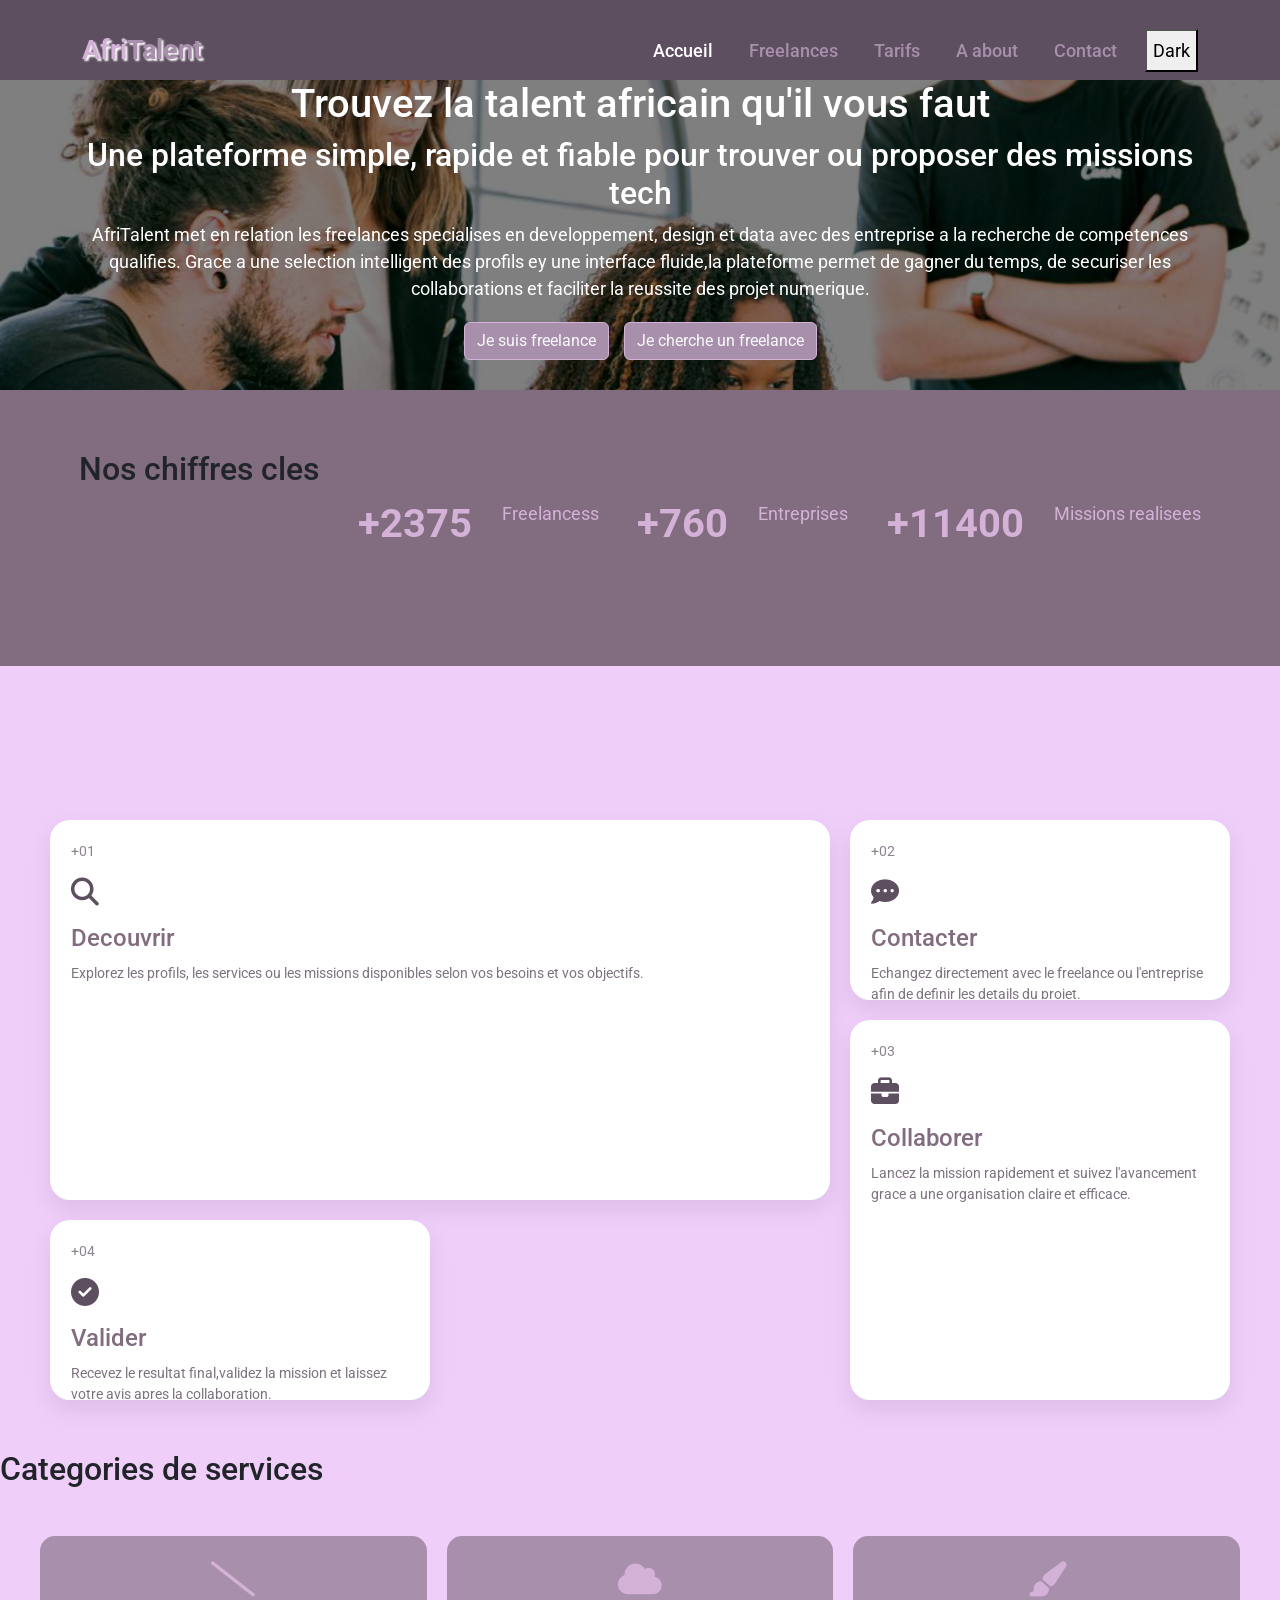
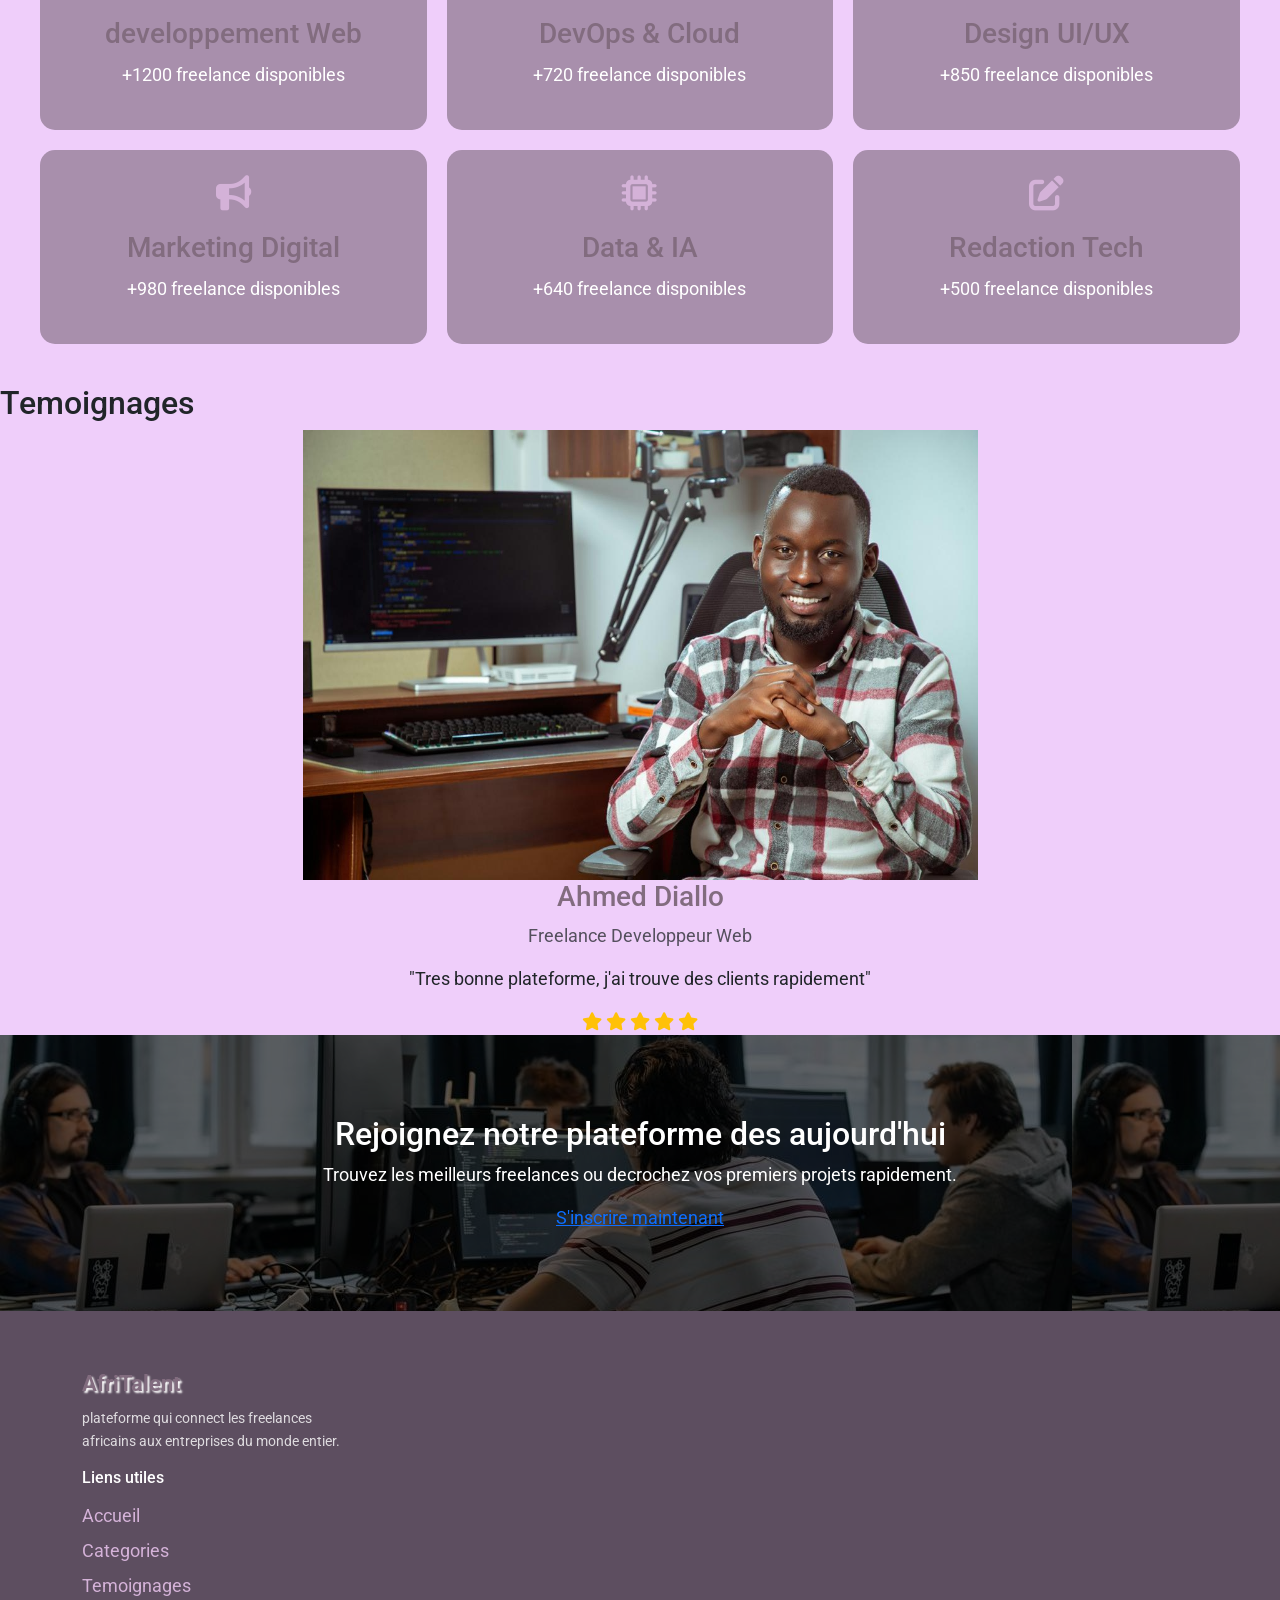
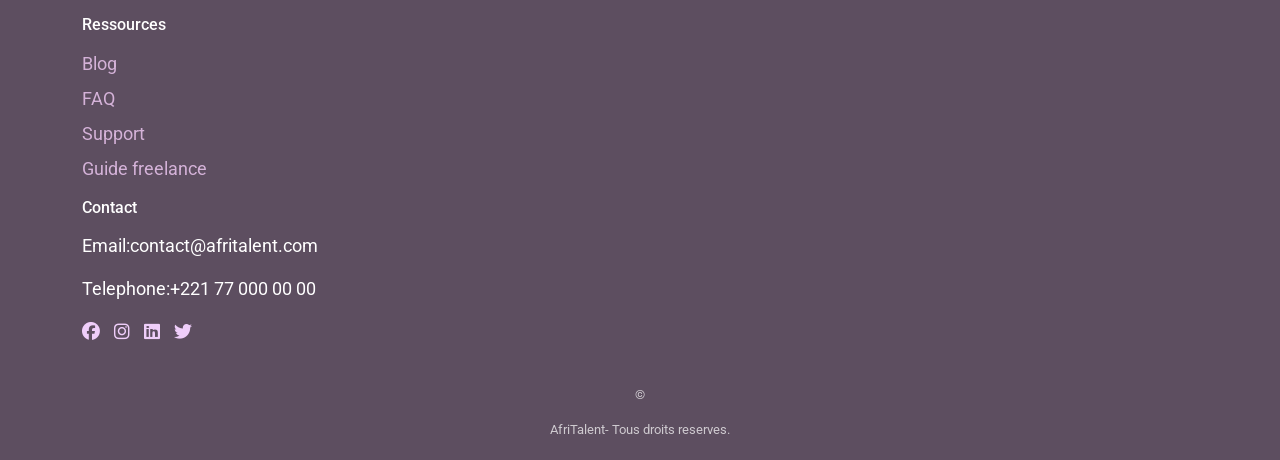
<file: index.html>
<!DOCTYPE html>
<html lang="fr">
<head>
    <meta charset="UTF-8">
    <meta name="viewport" content="width=device-width, initial-scale=1.0">
    <title>AfriTalent _ Accueil</title>

    <!-- Bootstrap5 via CDN : feuill de style-->
    <link href="https://fonts.googleapis.com/css2?family=Poppins:wght@600&family=Roboto&display=swap" rel="stylesheet">
    <link href="https://cdn.jsdelivr.net/npm/bootstrap@5.3.0/dist/css/bootstrap.min.css" rel="stylesheet">
    <link href="https://cdnjs.cloudflare.com/ajax/libs/font-awesome/6.5.0/css/all.min.css" rel="stylesheet">
    <!-- Votre feuille de style personnelle-->
    <link rel="stylesheet" href="css/style.css">
</head>
<body>

    <!-- Le contenue de la page sera ajoute ici-->
    <header>
     <nav class="navbar navbar-expand-lg ">
        <div class="container">
            <a class="navbar-brand logo" href="index.html"><span class="logo-afri">Afri</span><span class="logo-talent">Talent</span></a>
            <button class="navbar-toggler" type="button" 
            data-bs-toggle="collapse" 
            data-bs-target="#navbarNav" 
            aria-controls="navMenu"
            aria-expanded="false"
            aria-label="toggle navigation">
            <span class="navbar-toggler-icon"></span>
            </button>
            <div class="collapse navbar-collapse" id="navbarNav">
                <ul class="navbar-nav ms-auto">
                    <li class="nav-items">
                        <a class="nav-link active" href="index.html">Accueil</a>
                    </li>
                    <li class="nav-item">
                        <a class="nav-link" href="freelances.html">Freelances</a>
                    </li>
                    <li class="nav-item">
                        <a class="nav-link" href="tarifs.html">Tarifs</a>
                    </li>
                    <li class="nav-item">
                        <a class="nav-link" href="about.html">A about</a>
                    </li>
                    <li class="nav-item">
                        <a class="nav-link" href="contact.html">Contact</a>
                    </li>
                    <button id="theme-toggle">Dark</button>
                </ul>
            </div>
        </div>
     </nav>
    </header>
    <main>
     <!-- Section Hero-->
     <section id="hero" class="section">
        <div class="container">
            <h1 id="hh">Trouvez la talent africain qu'il vous faut</h1>
            <h2 id="hh"> Une plateforme simple, rapide et fiable pour trouver ou proposer des missions tech </h2>
            <p id="hh">
                AfriTalent met en relation les freelances specialises en developpement, design et data avec des entreprise a la recherche de competences qualifies. Grace a une selection intelligent des profils ey une interface fluide,la plateforme permet de gagner du temps, de securiser les collaborations et faciliter la reussite des projet numerique.
            </p>
            <div class="cta-b">
                <a class="btn btn-outline-light" href="freelances.html">Je suis freelance</a>
                <a  class="btn btn-outline-light" href="freelances.html">Je cherche un freelance</a>
            </div>
        </div>
        <div class="chif">
            <h2>Nos chiffres cles</h2>
            <div class="box">
                <h3 class="counter" data-target="2500">0</h3>
                <p>Freelancess</p>
            </div>
            <div class="box">
                <h3 class="counter" data-target="800">0</h3>
                <p>Entreprises</p>
            </div>
            <div class="box">
                <h3 class="counter" data-target="12000">0</h3>
                <p>Missions realisees</p>
            </div>
        </div>
     </section>
     <!--section comment marche-->
    <section class="ca" id="Accueil">
        <div class="container1 ">
            <div class="large">
                <div class="number">01</div>
                <div class="icon">
                    <i class="fa-solid fa-magnifying-glass"></i>
                </div>
                <h3>Decouvrir</h3>
                <p>
                    Explorez les profils, les services ou les missions disponibles
                    selon vos besoins et vos objectifs.
                </p>
            </div>
       
           <div class="card">
                <div class="number">02</div>
                <div class="icon">
                    <i class="fa -solid fa-comment-dots"></i>
                    
                </div>
                <h3>Contacter</h3>
                <p>
                    Echangez directement avec le freelance ou l'entreprise afin 
                    de definir les details du projet.
                </p>
            </div>
            <div class="tall">
                <div class="number">03</div>
                <div class="icon">
                    <i class="fa-solid fa-briefcase"></i>
                </div>
                <h3>Collaborer</h3>
                <p>
                    Lancez la mission rapidement et suivez l'avancement grace 
                    a une organisation claire et efficace.
                </p>
            </div>
            <div class="card">
                <div class="number">04</div>
                <div class="icon">
                    <i class="fa-solid fa-circle-check"></i>
                </div>
                <h3>Valider</h3>
                <p>
                    Recevez le resultat final,validez la mission et laissez 
                    votre avis apres la collaboration.
                </p>
            </div>
        </div>
    </section>
     <section class="cat" id="Categories">
        <h2>Categories de services</h2>
        <div class="container2">

            <div class="card2">
                <i class="fa-solid fa-slash"></i>
                <h3>developpement Web</h3>
                <P>+1200 freelance disponibles</P>
            </div>
            <div class="card2">
                <i class="fa-solid fa-cloud"></i>
                <h3>DevOps & Cloud</h3>
                <P>+720 freelance disponibles</P>
            </div>
            <div class="card2">
                <i class="fa-solid fa-paintbrush"></i>
                <h3>Design UI/UX</h3>
                <P>+850 freelance disponibles</P>
            </div>
            <div class="card2">
                <i class="fa-solid fa-bullhorn"></i>
                <h3>Marketing Digital</h3>
                <P>+980 freelance disponibles</P>
            </div>
            <div class="card2">
                <i class="fa-solid fa-microchip"></i>
                <h3>Data & IA</h3>
                <P>+640 freelance disponibles</P>
            </div>
            <div class="card2">
                <i class="fa-solid fa-pen-to-square"></i>
                <h3>Redaction Tech</h3>
                <P>+500 freelance disponibles</P>
            </div>
        </div>
    </section>
    <section id="Temoignages">
       <div id="testimonialCarousel" class="carousel slide" data-bs-ride="carousel">
         <h2>Temoignages</h2>
            <div class="carousel-inner text-center">
             <div class="carousel-item active">
                <img src="images/developer.jpeg" alt="developer">
                <h3>Ahmed Diallo</h3>
                <p class="text-muted">Freelance Developpeur Web</p>
                <p>
                    "Tres bonne plateforme, j'ai trouve des clients rapidement"
                </p>
                <div class="text-warning">
                    <i class="fa-solid fa-star"></i>
                    <i class="fa-solid fa-star"></i>
                    <i class="fa-solid fa-star"></i>
                    <i class="fa-solid fa-star"></i>
                    <i class="fa-solid fa-star"></i>

                </div>
              </div>
             <div class="carousel-item">
                <img src="images/marketer1.jpeg" alt="marketer">
                <h3>Sofia Benali</h3>
                <p class="text-muted">Entreprise - Marketing Digital</p>
                <p>
                    "Service efficace et freelances tres professionnels."
                </p>
                <div class="text-warning">
                    <i class="fa-solid fa-star"></i>
                    <i class="fa-solid fa-star"></i>
                    <i class="fa-solid fa-star"></i>
                    <i class="fa-solid fa-star"></i>
                    <i class="fa-solid fa-star"></i>

                </div>
             </div>
             <div  class="carousel-item">
                <img src="images/design.jpeg" alt="UI/UX">
                <h3>Sara Med</h3>
                <p  class="text-muted">Freelance UI/UX Designer</p>
                <p>
                    "Interface simple et intuitive pour trouver des projets."
                </p>
                <div class="text-warning">
                    <i class="fa-solid fa-star"></i>
                    <i class="fa-solid fa-star"></i>
                    <i class="fa-solid fa-star"></i>
                    <i class="fa-solid fa-star"></i>
                    <i class="fa-solid fa-star"></i>

                </div>
            </div>
        </div>
         <button class="carousel-control-prev" type="button" data-bs-target="#testimonialCarousel" dta-bs-slid="prev">
            <span class="caousel-control-prev-icon"></span>
         </button>
         <button class="carousel-control-next" type="button" data-bs-target="#testimonialCarousel" dta-bs-slid="next">
            <span class="caousel-control-next-icon"></span>
         </button>
       </div>
    </section>
     <section class="cta text-center text-white">
        <div class="container">
            <h2>Rejoignez notre plateforme des aujourd'hui</h2>
            <p>
                Trouvez les meilleurs freelances ou decrochez vos premiers projets rapidement.
            </p>
            <a href="contact.html" class="btn-ins">S'inscrire maintenant</a>
        </div>
     </section>
    </main>
    <footer class="footer">
        <div class="container">
            <div class="row"></div>
             <div class="col-md-3">
                <h3 class="logo">AfriTalent</h3>
                <p class="des">
                    plateforme qui connect les freelances africains aux entreprises du monde entier.
                </p>
             </div>
             <div class="col-md-3">
                <h4>Liens utiles</h4>
                <ul>
                    <li><a href="#Accueil">Accueil</a></li>
                    <li><a href="#Categories">Categories</a></li>
                    <li><a href="#Temoignages">Temoignages</a></li>
                </ul>
             </div>
             <div class="col-md-3">
                <h4>Ressources</h4>
                <ul>
                    <li><a href="Blog"> Blog</a></li>
                    <li><a href="FAQ">FAQ</a></li>
                    <li><a href="Support">Support</a></li>
                    <li><a href="Guide freelance">Guide freelance</a></li>
                </ul>
             </div>
             <div class="col-md-3">
                <h4><a href="contact.html" id="c">Contact</a></h4>
                <p>Email:contact@afritalent.com</p>
                <p>Telephone:+221 77 000 00 00</p>
                <div class="social">
                    <a href="facebook"><i class="fa-brands fa-facebook"></i></a>
                    <a href="instagram"><i class="fa-brands fa-instagram"></i></a>
                    <a href="linkedin"><i class="fa-brands fa-linkedin"></i></a>
                    <a href="twitter"><i class="fa-brands fa-twitter"></i></a>
                </div>
              </div>
            </div>
        
         <div class="copyright">
            <p> &copy;</p> <span id="year"></span> AfriTalent- Tous droits reserves.
         </div>
    
        </div>
    </footer>
    <button id="backToTop">Top</button>

     


    <!-- Bootstrap 5 via CDN : script JavaScript-->
    <script src="https://cdn.jsdelivr.net/npm/bootstrap@5.3.0/dist/js/bootstrap.bundle.min.js"></script>

    <!--Votre script JavaScript-->
    <script src="js/main.js"></script>

</body>
</html>
</file>
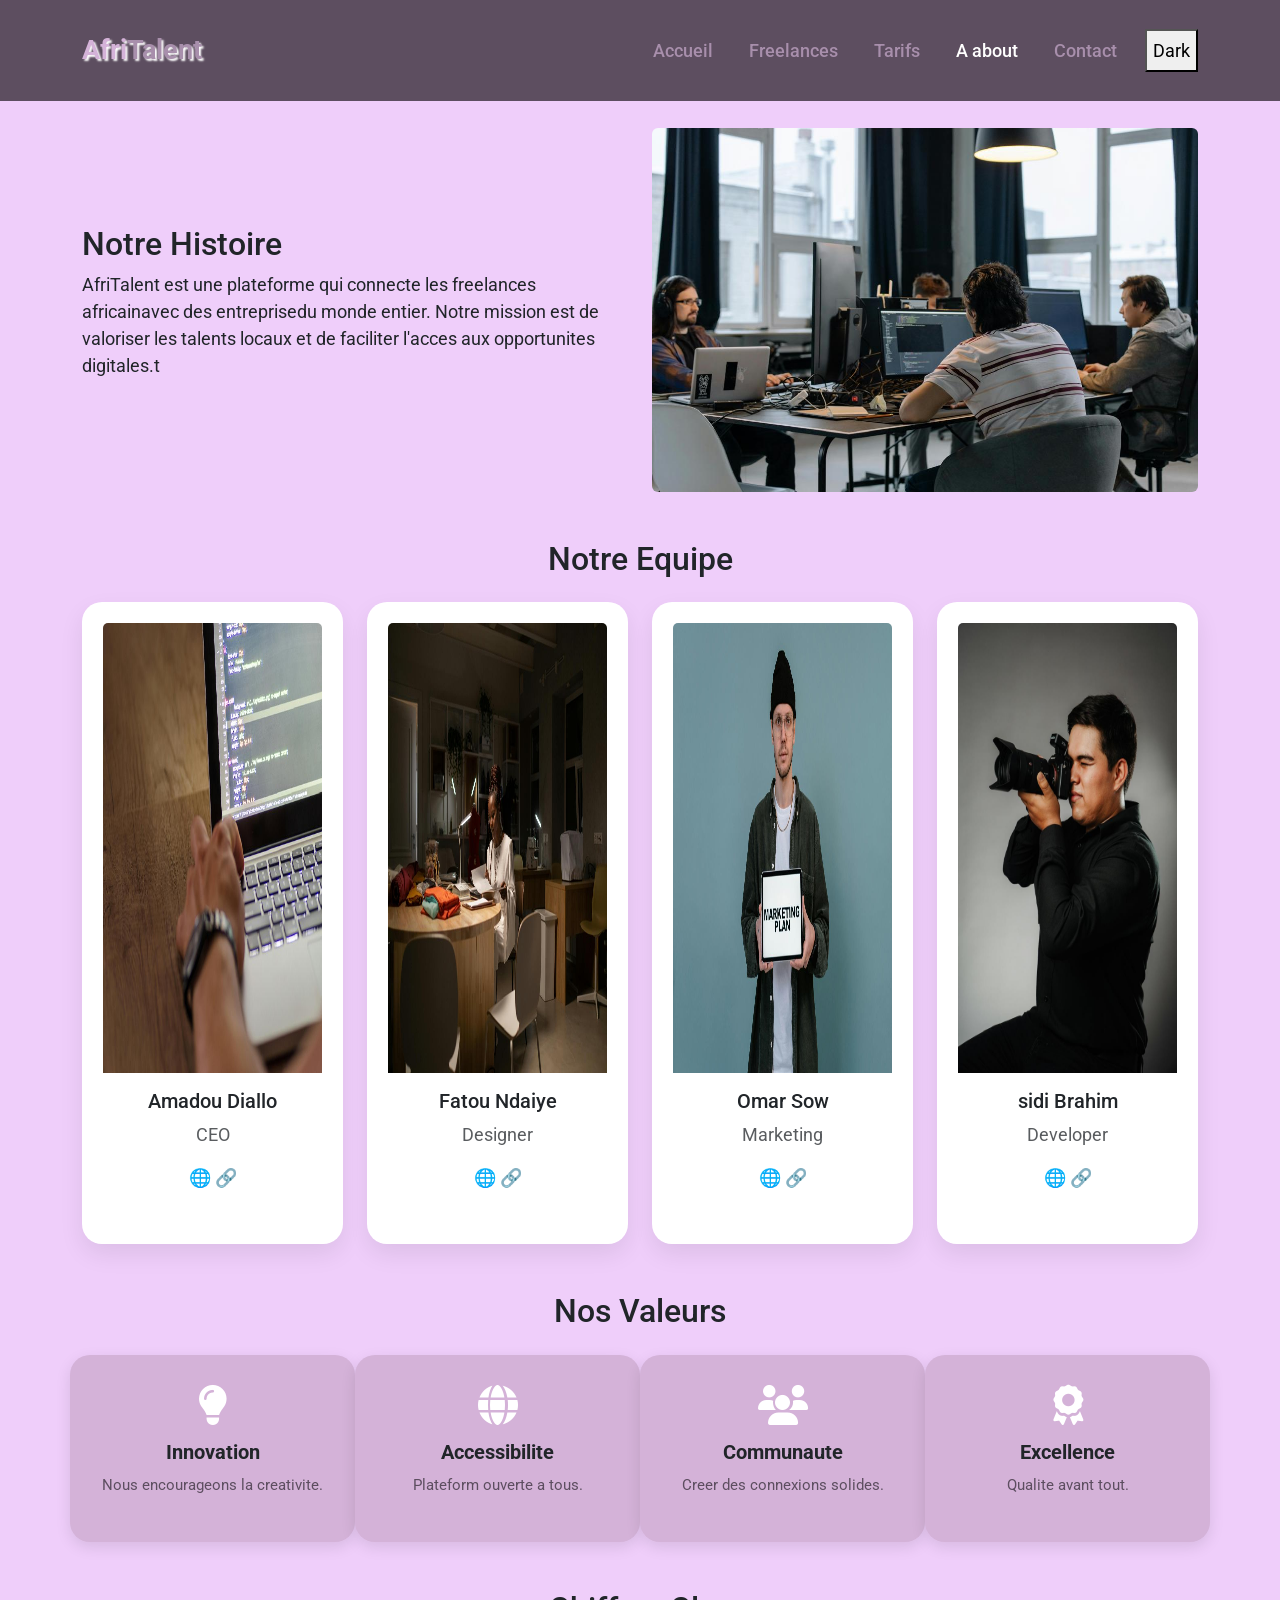
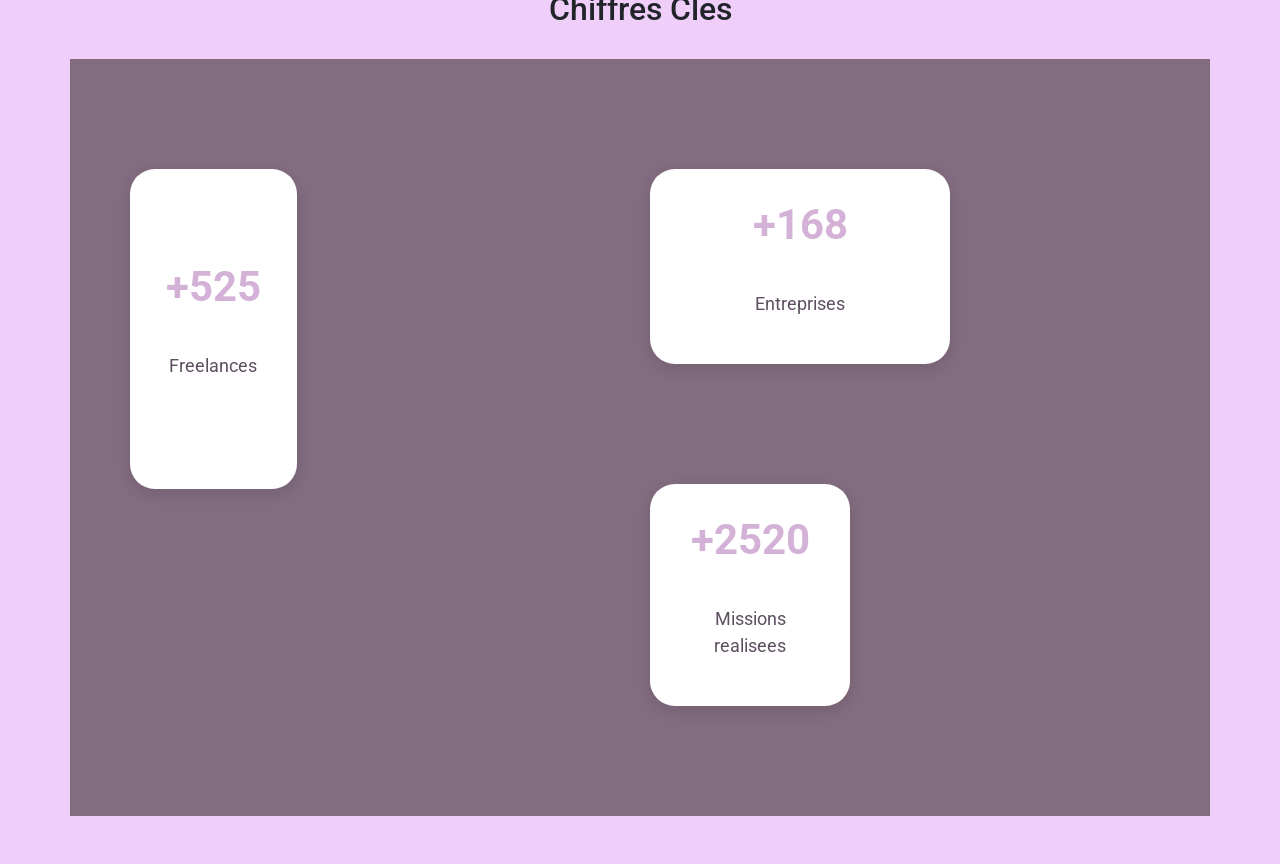
<file: about.html>
<!DOCTYPE html>
<html lang="fr">
<head>
    <meta charset="UTF-8">
    <meta name="viewport" content="width=device-width, initial-scale=1.0">
    <title>AfriTalent _ About</title>

    <!-- Bootstrap5 via CDN : feuill de style-->
    <link href="https://fonts.googleapis.com/css2?family=Poppins:wght@600&family=Roboto&display=swap" rel="stylesheet">
    <link href="https://cdn.jsdelivr.net/npm/bootstrap@5.3.0/dist/css/bootstrap.min.css" rel="stylesheet">
    
    <link href="https://cdnjs.cloudflare.com/ajax/libs/font-awesome/6.5.0/css/all.min.css" rel="stylesheet">

    <!-- Votre feuille de style personnelle-->
    <link rel="stylesheet" href="css/style.css">
</head>
<body>

    <!-- Le contenue de la page sera ajoute ici-->
    <header>
     <nav class="navbar navbar-expand-lg">
        <div class="container">
            <a class="navbar-brand logo" href="index.html"><span class="logo-afri">Afri</span><span class="logo-talent">Talent</span></a>
            <button class="navbar-toggler" type="button" data-bs-toggle="collapse" data-bs-target="#navbarNav">
                <span class="navbar-toggler-icon"></span>
            </button>
            <div class="collapse navbar-collapse" id="navbarNav">
                <ul class="navbar-nav ms-auto">
                    <li class="nav-items">
                        <a class="nav-link" href="index.html">Accueil</a>
                    </li>
                    <li class="nav-item">
                        <a class="nav-link" href="freelances.html">Freelances</a>
                    </li>
                    <li class="nav-item">
                        <a class="nav-link" href="tarifs.html">Tarifs</a>
                    </li>
                    <li class="nav-item">
                        <a class="nav-link active" href="about.html">A about</a>
                    </li>
                    <li class="nav-item">
                        <a class="nav-link" href="contact.html">Contact</a>
                    </li>
                    <button id="theme-toggle">Dark</button>
                </ul>
            </div>
        </div>
     </nav>
    </header>
    <section class="section">
     <div class="container my-5">
        <div class="row align-items-center">
            <div class="col-md-6">
                <h2>Notre Histoire</h2>
                <p>
                    AfriTalent est une plateforme qui connecte les freelances africainavec des entreprisedu monde entier.
                    Notre mission est de valoriser les talents locaux et de faciliter l'acces aux opportunites digitales.t
                </p>
            </div>
            <div class="col-md-6">
                <img src="images/team2.jpeg" alt="team" class="img-fluid rounded">
            </div>
        </div>
     </div>
    </section>
    <section>
     <div class="container my-5">
        <h2 class="text-center mb-4">Notre Equipe</h2>

        <div class="row g-4">
            <div class="col-lg-3 col-md-6">
                <div class="card text-center">
                    <img src="images/developer2.jpeg" alt="developer" class="card-img-top">
                    <div class="card-body">
                        <h5>Amadou Diallo</h5>
                        <p class="text-muted">CEO</p>
                        <P>&#127760; &#128279;</p>
                    </div>
                </div>
            </div>
            <div class="col-lg-3 col-md-6">
                <div class="card text-center">
                    <img src="images/designer.jpeg" alt="designer" class="card-img-top">
                    <div class="card-body">
                        <h5>Fatou Ndaiye</h5>
                        <p class="text-muted">Designer</p>
                        <P>&#127760; &#128279;</p>
                    </div>
                </div>
            </div>
            <div class="col-lg-3 col-md-6">
                <div class="card text-center">
                    <img src="images/digitalmarketer2.jpeg" alt="designer" class="card-img-top">
                    <div class="card-body">
                        <h5>Omar Sow</h5>
                        <p class="text-muted">Marketing</p>
                        <P>&#127760; &#128279;</p>
                    </div>
                </div>
            </div>
            <div class="col-lg-3 col-md-6">
                <div class="card text-center">
                    <img src="images/photograph.jpeg" alt="photograph" class="card-img-top">
                    <div class="card-body">
                        <h5>sidi Brahim</h5>
                        <p class="text-muted">Developer</p>
                        <P>&#127760; &#128279;</p>
                    </div>
                </div>
            </div>

        </div>
     </div>
   </section>
    <div class="container my-5">
        <h2 class="text-center mb-4">Nos Valeurs</h2>
        <div class="row text-center g-4">
            <div class="col-md-3 hh">
                <i class="fa-solid fa-lightbulb"></i>
                <h5>Innovation</h5>
                <p>Nous encourageons la creativite.</p>
            </div>
            <div class="col-md-3 hh">
                <i class="fa-solid fa-globe"></i>
                <h5>Accessibilite</h5>
                <p>Plateform ouverte a tous.</p>
            </div>
            <div class="col-md-3 hh">
                <i class="fa-solid fa-users"></i>
                <h5>Communaute</h5>
                <p>Creer des connexions solides.</p>
            </div>
            <div class="col-md-3 hh">
                <i class="fa-solid fa-award"></i>
                <h5>Excellence</h5>
                <p>Qualite avant tout.</p>
            </div>
            
        </div>
     </div>
     <div class="container my-5">
        <h2 class="text-center">Chiffres Cles</h2>
        <div class="chif  row text-center stats-grid ">
            <div class="box card col-md-4 big-card">
                <h3 class="counter" data-target="2500">0</h3>
                <p>Freelances</p>
            </div>
            <div class="box card col-md-3 medium-card">
                <h3 class="counter" data-target="800">0</h3>
                <p>Entreprises</p>
            </div>
            <div class="box card col-md-3 small-card">
                <h3 class="counter" data-target="12000">0</h3>
                <p>Missions realisees</p>
            </div>
            
        </div>
    </div>
    <button id="backToTop">Top</button>



    <!-- Bootstrap 5 via CDN : script JavaScript-->
    <script src="https://cdn.jsdelivr.net/npm/bootstrap@5.3.0/dist/js/bootstrap.bundle.min.js"></script>
    
    <!--Votre script JavaScript-->
    <script src="js/main.js"></script>
</body>
</html>
</file>
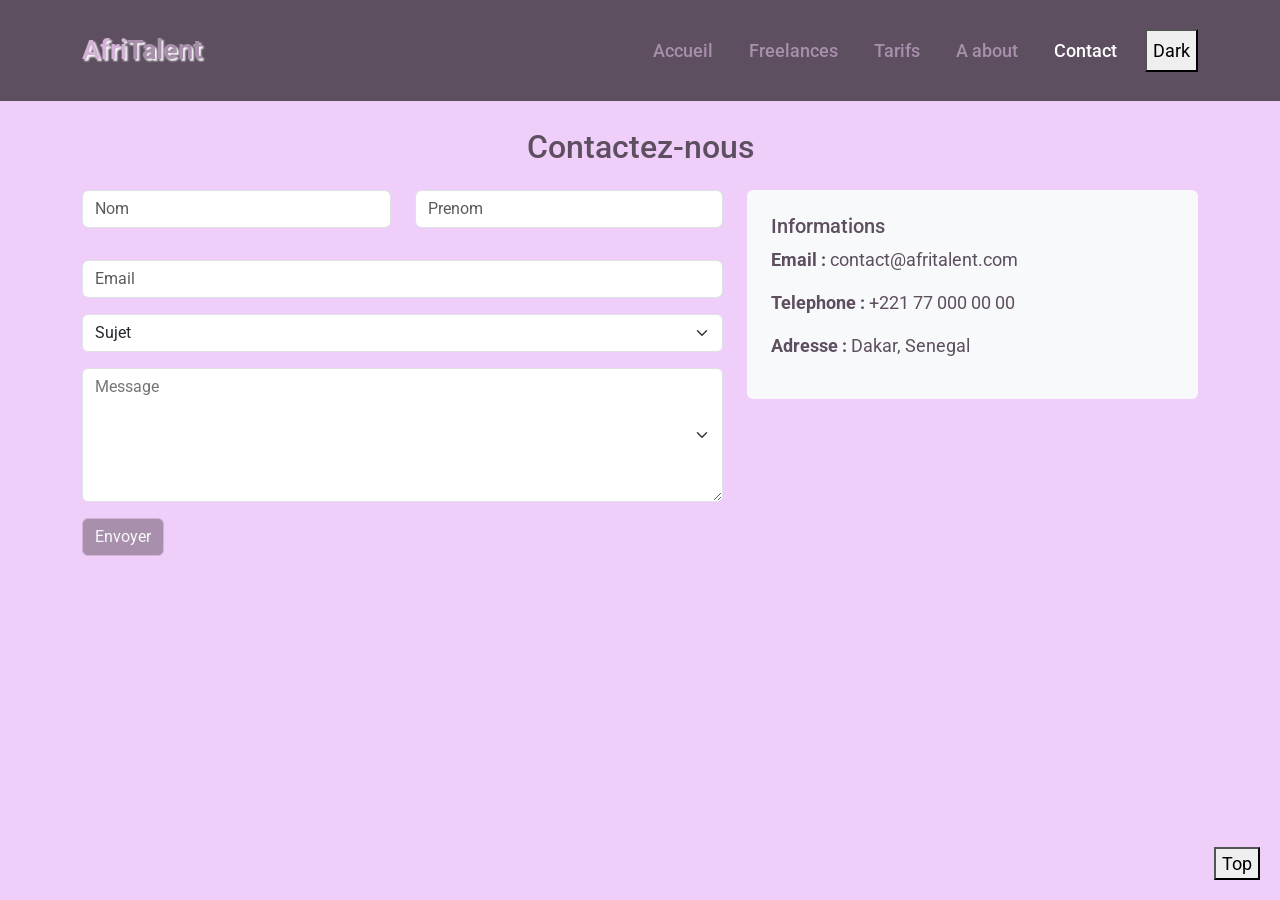
<file: contact.html>
<!DOCTYPE html>
<html lang="fr">
<head>
    <meta charset="UTF-8">
    <meta name="viewport" content="width=device-width, initial-scale=1.0">
    <title>AfriTalent _ Contact</title>

    <!-- Bootstrap5 via CDN : feuill de style-->
    <link href="https://fonts.googleapis.com/css2?family=Poppins:wght@600&family=Roboto&display=swap" rel="stylesheet">
    <link href="https://cdn.jsdelivr.net/npm/bootstrap@5.3.0/dist/css/bootstrap.min.css" rel="stylesheet">
    
    <link href="https://cdnjs.cloudflare.com/ajax/libs/font-awesome/6.5.0/css/all.min.css" rel="stylesheet">

    <!-- Votre feuille de style personnelle-->
    <link rel="stylesheet" href="css/style.css">
</head>
<body>

    <!-- Le contenue de la page sera ajoute ici-->
    <header>
     <nav class="navbar navbar-expand-lg">
        <div class="container">
            <a class="navbar-brand logo" href="index.html"><span class="logo-afri">Afri</span><span class="logo-talent">Talent</span></a>
            <button class="navbar-toggler" type="button" data-bs-toggle="collapse" data-bs-target="#navbarNav">
                <span class="navbar-toggler-icon"></span>
            </button>
            <div class="collapse navbar-collapse" id="navbarNav">
                <ul class="navbar-nav ms-auto">
                    <li class="nav-items">
                        <a class="nav-link " href="index.html">Accueil</a>
                    </li>
                    <li class="nav-item">
                        <a class="nav-link" href="freelances.html">Freelances</a>
                    </li>
                    <li class="nav-item">
                        <a class="nav-link" href="tarifs.html">Tarifs</a>
                    </li>
                    <li class="nav-item">
                        <a class="nav-link" href="about.html">A about</a>
                    </li>
                    <li class="nav-item">
                        <a class="nav-link active" href="contact.html">Contact</a>
                    </li>
                    <button id="theme-toggle">Dark</button>
                </ul>
            </div>
        </div>
     </nav>
    </header>
    <div class="container my-5">
        <h2 class="text-center mb-4 tt">Contactez-nous</h2>
        <div class="row g-4">
            <div class="col-md-7">
                <form id="contactForm">
                    
                    <div class="row mb-3 tt">
                        <div class="col">
                            <input type="text"  class="form-control" id="name" placeholder="Nom" required>
                            <p class="error text-danger"></p>
                        </div>
                        <div class="col">
                            <input type="text" id="Prenom" class="form-control" placeholder="Prenom" required>
                            <p class="error text-danger"></p>
                        </div>
                    </div>
                    <div class="mb-3">
                        <input  type="email" id="email" class="form-control" placeholder="Email" required>
                        <p class="error text-danger"></p>
                    </div>
                    <div class="mb-3 tt">
                        <select class="form-select"  required>
                            <option>Sujet</option>
                            <option>Demand d'information</option>
                            <option>Support</option>
                            <option>Partenariat</option>
                        </select>
                    </div>
                    <div class="mb-3 tt">
                        <textarea id="message" class="form-select" rows="5" placeholder="Message" required></textarea>
                        <small class="error text-danger"></small>
                    </div>
                    <button type="submit" class="btn btn-outline-light">Envoyer</button>
                    <p id="success" class="mt-3"></p>
                </form>
            </div>
            <div class="col-md-5 tt">
                <div class="p-4 bg-light rounded">

                    <h5>Informations</h5>
                    <p><strong>Email :</strong> contact@afritalent.com</p>
                    <p><strong>Telephone :</strong> +221 77 000 00 00</p>
                    <p><strong>Adresse :</strong> Dakar, Senegal</p>
                </div>
                <div class="mt-4">
                    <iframe
                    src="https://maps.google.com/maps?q=Dakar&t=&z+13&ie=UTF8&iwloc=&output=embed">
                    </iframe>
                </div>
            </div>

        </div>
    </div>
    <button id="backToTop">Top</button>


    <!-- Bootstrap 5 via CDN : script JavaScript-->
    <script src="https://cdn.jsdelivr.net/npm/bootstrap@5.3.0/dist/js/bootstrap.bundle.min.js"></script>
    
    <!--Votre script JavaScript-->
    <script src="js/main.js"></script>
</body>
</html>
</file>
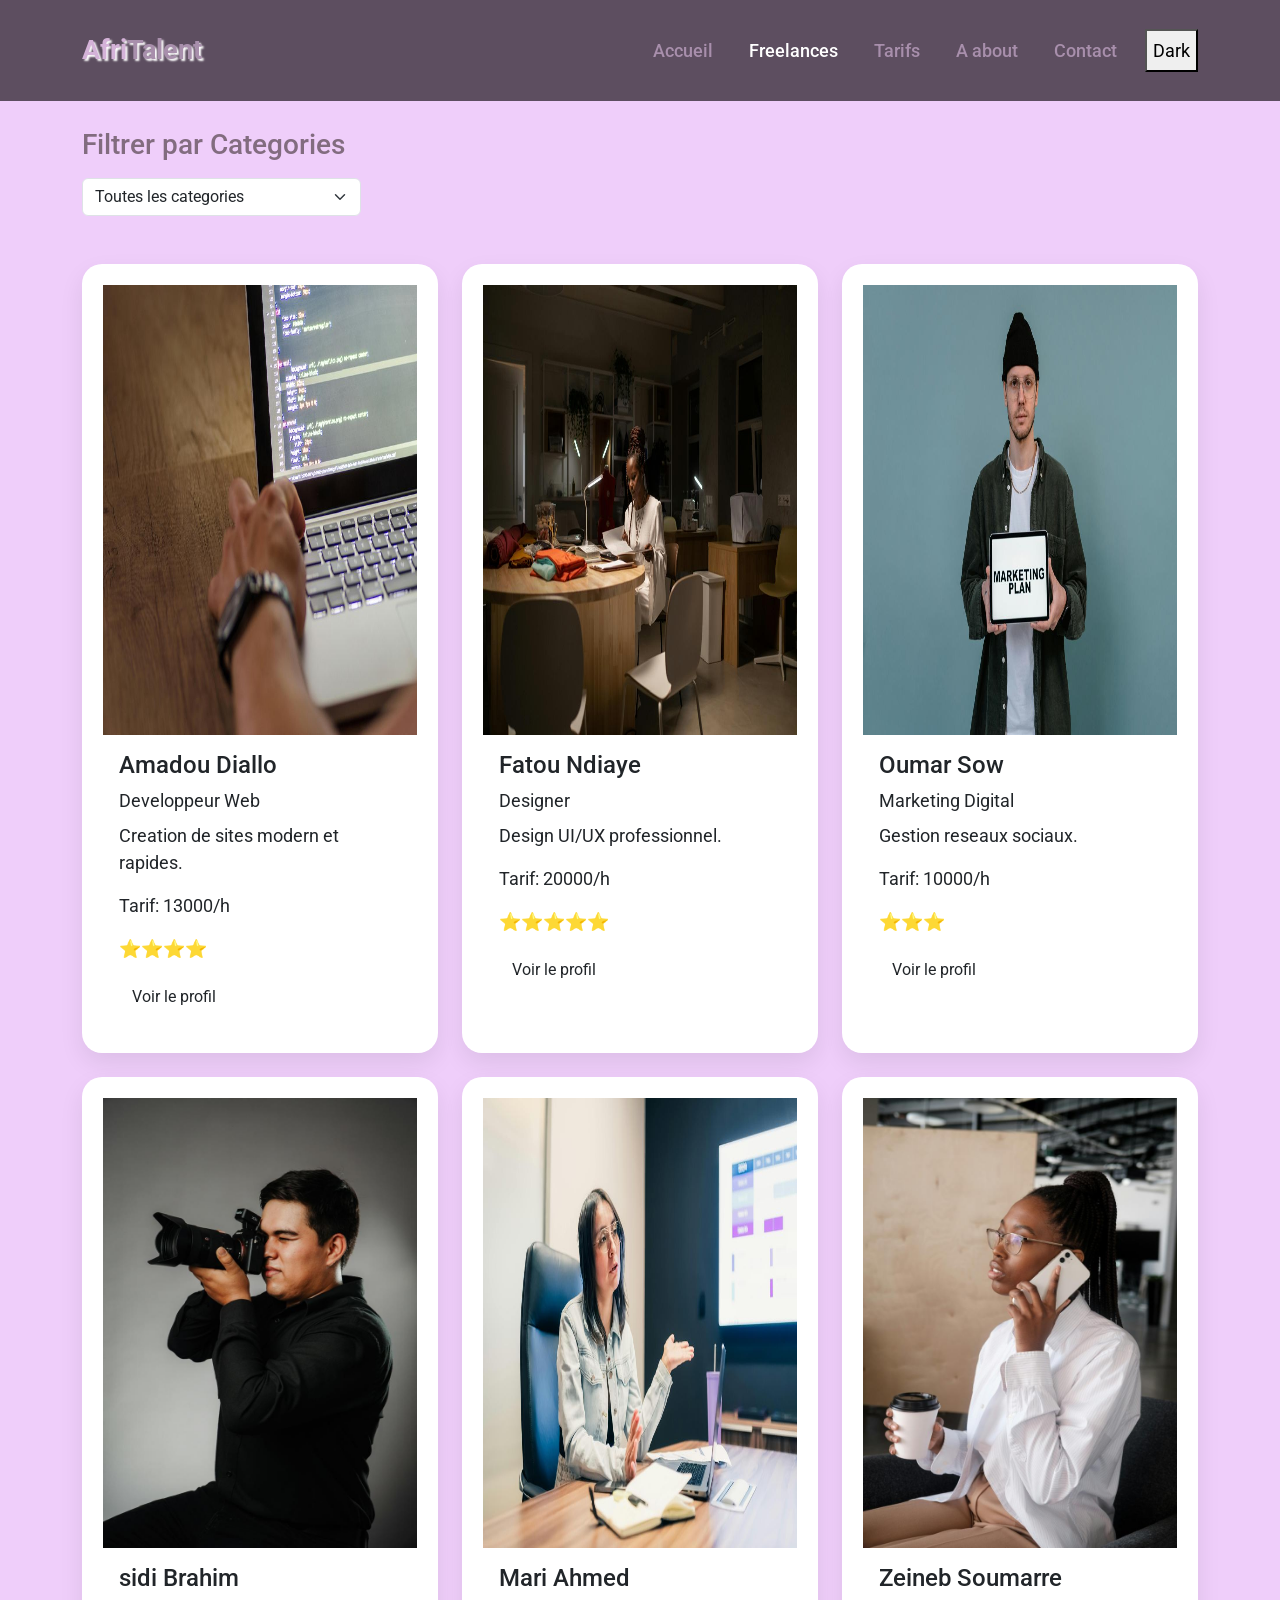
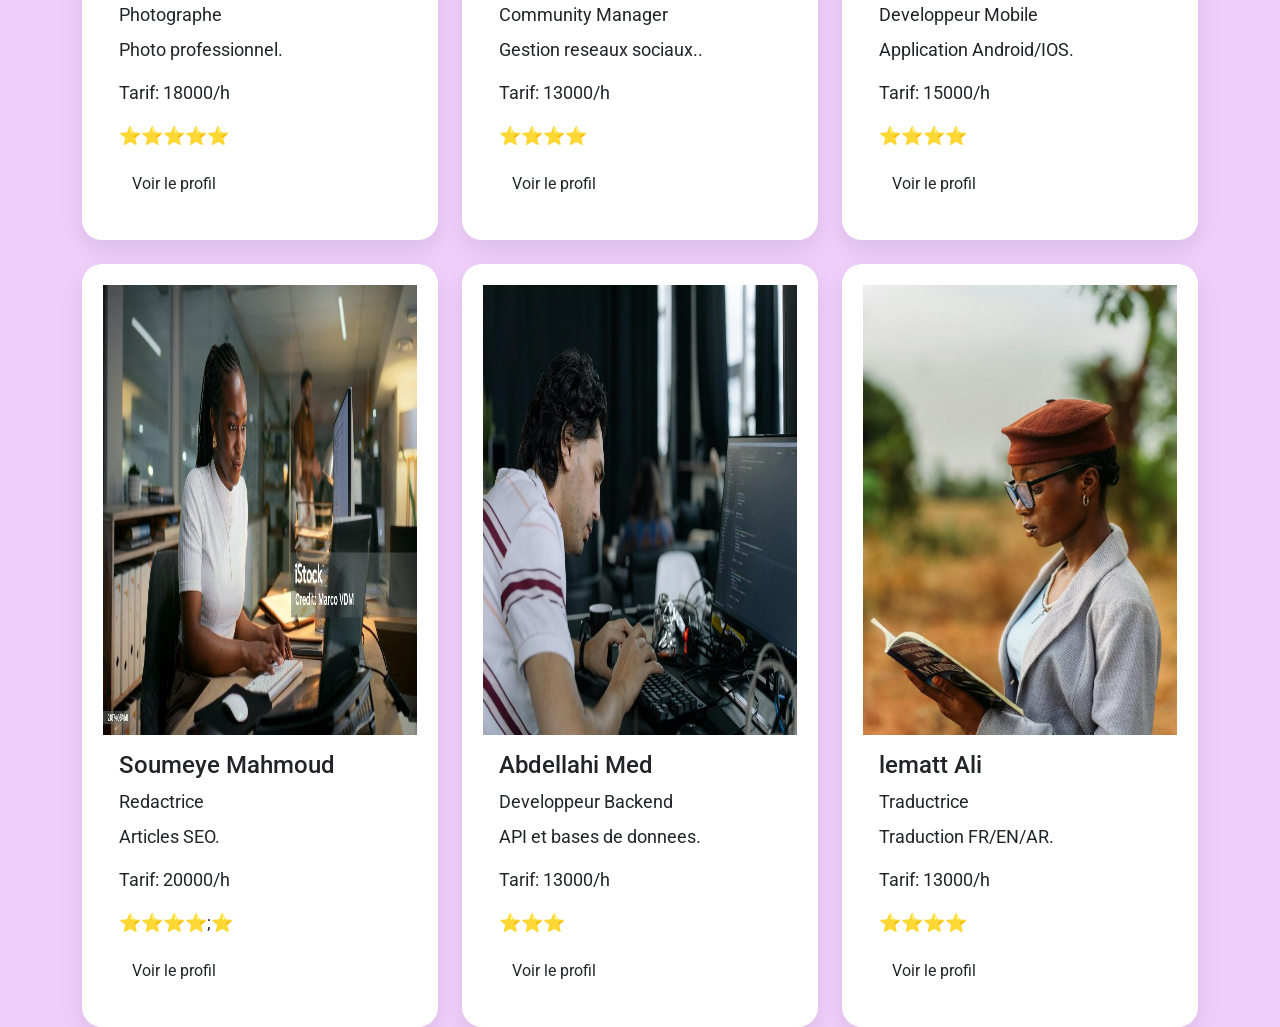
<file: freelances.html>
<!DOCTYPE html>
<html lang="fr">
<head>
    <meta charset="UTF-8">
    <meta name="viewport" content="width=device-width, initial-scale=1.0">
    <title>AfriTalent _ Freelances</title>

    <!-- Bootstrap5 via CDN : feuill de style-->
    <link href="https://fonts.googleapis.com/css2?family=Poppins:wght@600&family=Roboto&display=swap" rel="stylesheet">
    <link href="https://cdn.jsdelivr.net/npm/bootstrap@5.3.0/dist/css/bootstrap.min.css" rel="stylesheet">
    <link href="https://cdnjs.cloudflare.com/ajax/libs/font-awesome/6.5.0/css/all.min.css" rel="stylesheet">

    <!-- Votre feuille de style personnelle-->
    <link rel="stylesheet" href="css/style.css">
</head>
<body>

    <!-- Le contenue de la page sera ajoute ici-->
    <header>
     <nav class="navbar navbar-expand-lg ">
        <div class="container">
            <a class="navbar-brand logo" href="freelances.html"><span class="logo-afri">Afri</span><span class="logo-talent">Talent</span></a>
            <button class="navbar-toggler" type="button" 
            data-bs-toggle="collapse" 
            data-bs-target="#navbarNav"
             aria-controls="navMenu"
            aria-expanded="false"
            aria-label="toggle navigation">
                <span class="navbar-toggler-icon"></span>
            </button>
            <div class="collapse navbar-collapse" id="navbarNav">
                <ul class="navbar-nav ms-auto">
                    <li class="nav-items">
                        <a class="nav-link " href="index.html">Accueil</a>
                    </li>
                    <li class="nav-item">
                        <a class="nav-link active" href="freelances.html">Freelances</a>
                    </li>
                    <li class="nav-item">
                        <a class="nav-link" href="tarifs.html">Tarifs</a>
                    </li>
                    <li class="nav-item">
                        <a class="nav-link" href="about.html">A about</a>
                    </li>
                    <li class="nav_item">
                        <a class="nav-link" href="contact.html">Contact</a>
                    </li>
                     <button id="theme-toggle">Dark</button>
                </ul>
            </div>
        </div>
     </nav>
    </header>
    <section class="section">
     <div class="container py-5">
        <h3 class="mb-3">Filtrer par Categories</h3>
            <select id="categoryFilter" class="form-select w-25">
                <option  value="all" selected> Toutes les categories</option>
                <option value="design">Design</option>
                <option  value="developpement">Developpement</option>
                <option value="marketing">Marketing</option>
                <option value="Writing">Writing</option>
            </select>
     </div>
    </section>
    <section>
     <div class="container">
        <div class="row g-4">
            <div class="col-lg-4 col-md-6 col-12 freelance" data-category="developpement">
                <div class="card h-100">
                    <img src="images/developer2.jpeg" alt="developer">
                    <div class="card-body">
                        <h4 class="card-title">Amadou Diallo</h4>
                         <p class="card-title"> Developpeur Web</p>
                         <p>Creation de sites modern et rapides.</p>
                         <p>Tarif: 13000/h</p>
                         <p>&#11088;&#11088;&#11088;&#11088;</p>
                         <button class="btn btm-primary">Voir le profil</button>
                    </div>   
                </div>
            </div>
            <div class="col-lg-4 col-md-6 col-12  freelance" data-category="design" >
                <div class="card h-100">
                    <img src="images/designer.jpeg" alt="designer">
                    <div class="card-body">
                        <h4 class="card-title">Fatou Ndiaye</h4>
                         <p class="card-title"> Designer</p>
                         <p>Design UI/UX professionnel.</p>
                         <p>Tarif: 20000/h</p>
                         <p>&#11088;&#11088;&#11088;&#11088;&#11088;</p>
                         <button class="btn btm-primary">Voir le profil</button>
                    </div>   
                </div>
            </div>
            <div class="col-lg-4 col-md-6 col-12  freelance" data-category="marketing">
                <div class="card h-100">
                    <img src="images/digitalmarketer2.jpeg" alt="marketer2">
                    <div class="card-body" >
                        <h4 class="card-title">Oumar Sow</h4>
                         <p class="card-title"> Marketing Digital</p>
                         <p>Gestion reseaux sociaux.</p>
                         <p>Tarif: 10000/h</p>
                         <p>&#11088;&#11088;&#11088;</p>
                         <button class="btn btm-primary">Voir le profil</button>
                    </div>   
                </div>
            </div>
            <div class="col-lg-4 col-md-6 col-12  freelance" data-category="design">
                <div class="card h-100">
                    <img src="images/photograph.jpeg" alt="photograph">
                    <div class="card-body">
                        <h4 class="card-title">sidi Brahim</h4>
                         <p class="card-title"> Photographe</p>
                         <p>Photo professionnel.</p>
                         <p>Tarif: 18000/h</p>
                         <p>&#11088;&#11088;&#11088;&#11088;&#11088;</p>
                         <button class="btn btm-primary">Voir le profil</button>
                    </div>   
                </div>
            </div>
            <div class="col-lg-4 col-md-6 col-12  freelance" data-category="marketing">
                <div class="card h-100">
                    <img src="images/community.jpeg" alt="manager">
                    <div class="card-body">
                        <h4 class="card-title">Mari Ahmed</h4>
                         <p class="card-title"> Community Manager</p>
                         <p>Gestion reseaux sociaux..</p>
                         <p>Tarif: 13000/h</p>
                         <p>&#11088;&#11088;&#11088;&#11088;</p>
                         <button class="btn btm-primary">Voir le profil</button>
                    </div>   
                </div>
            </div>
            <div class="col-lg-4 col-md-6 col-12  freelance" data-category="developpement">
                <div class="card h-100">
                    <img src="images/mobiledeveloper.jpeg" alt="mobile">
                    <div class="card-body">
                        <h4 class="card-title">Zeineb Soumarre</h4>
                         <p class="card-title"> Developpeur Mobile</p>
                         <p>Application Android/IOS.</p>
                         <p>Tarif: 15000/h</p>
                         <p>&#11088;&#11088;&#11088;&#11088;</p>
                         <button class="btn btm-primary">Voir le profil</button>
                    </div>   
                </div>
            </div>
            <div class="col-lg-4 col-md-6 col-12  freelance" data-category="Writing">
                <div class="card h-100">
                    <img src="images/WebEditor.jpeg" alt="Editor">
                    <div class="card-body">
                        <h4 class="card-title">Soumeye Mahmoud</h4>
                         <p class="card-title"> Redactrice</p>
                         <p>Articles SEO.</p>
                         <p>Tarif: 20000/h</p>
                         <p>&#11088;&#11088;&#11088;&#11088;;&#11088;</p>
                         <button class="btn btm-primary">Voir le profil</button>
                    </div>   
                </div>
            </div>
            <div class="col-lg-4 col-md-6 col-12  freelance" data-category="developpement">
                <div class="card h-100">
                    <img src="images/developerbackend.jpeg" alt="backend">
                    <div class="card-body">
                        <h4 class="card-title">Abdellahi Med</h4>
                         <p class="card-title"> Developpeur Backend</p>
                         <p>API et bases de donnees.</p>
                         <p>Tarif: 13000/h</p>
                         <p>&#11088;&#11088;&#11088;</p>
                         <button class="btn btm-primary">Voir le profil</button>
                    </div>   
                </div>
            </div>
            <div class="col-lg-4 col-md-6 col-12  freelance" data-category="Writing">
                <div class="card h-100">
                    <img src="images/translator.jpeg" alt="translator">
                    <div class="card-body">
                        <h4 class="card-title">lematt Ali</h4>
                         <p class="card-title"> Traductrice</p>
                         <p>Traduction FR/EN/AR.</p>
                         <p>Tarif: 13000/h</p>
                         <p>&#11088;&#11088;&#11088;&#11088;</p>
                         <button class="btn btm-primary">Voir le profil</button>
                    </div>   
                </div>
            </div>

        </div>
    </div>
    </section>
    <button id="backToTop">Top</button>

    <!-- Bootstrap 5 via CDN : script JavaScript-->
    <script src="https://cdn.jsdelivr.net/npm/bootstrap@5.3.0/dist/js/bootstrap.bundle.min.js"></script>
    
    <!--Votre script JavaScript-->
    <script src="js/main.js"></script>
</body>
</html>
</file>
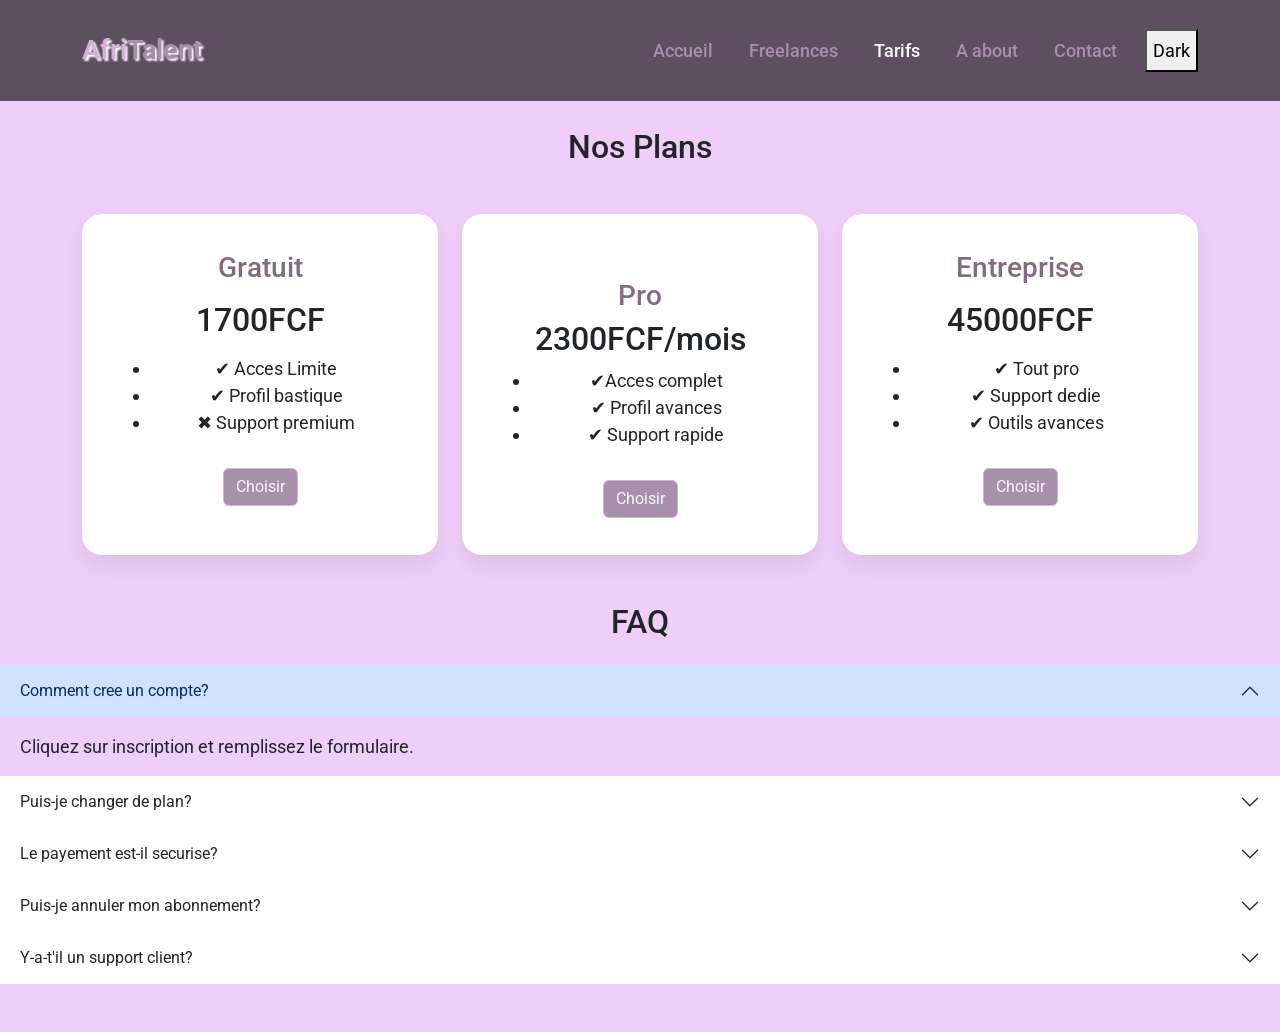
<file: tarifs.html>
<!DOCTYPE html>
<html lang="fr">
<head>
    <meta charset="UTF-8">
    <meta name="viewport" content="width=device-width, initial-scale=1.0">
    <title>AfriTalent _ Tarifs</title>

    <!-- Bootstrap5 via CDN : feuill de style-->
    <link href="https://fonts.googleapis.com/css2?family=Poppins:wght@600&family=Roboto&display=swap" rel="stylesheet">
    <link href="https://cdn.jsdelivr.net/npm/bootstrap@5.3.0/dist/css/bootstrap.min.css" rel="stylesheet">
    
    <link href="https://cdnjs.cloudflare.com/ajax/libs/font-awesome/6.5.0/css/all.min.css" rel="stylesheet">

    <!-- Votre feuille de style personnelle-->
    <link rel="stylesheet" href="css/style.css">
</head>
<body>

    <!-- Le contenue de la page sera ajoute ici-->
    <header>
     <nav class="navbar navbar-expand-lg">
        <div class="container">
            <a class="navbar-brand logo" href="index.html"><span class="logo-afri">Afri</span><span class="logo-talent">Talent</span></a>
            <button class="navbar-toggler" type="button" data-bs-toggle="collapse" data-bs-target="#navbarNav">
                <span class="navbar-toggler-icon"></span>
            </button>
            <div class="collapse navbar-collapse" id="navbarNav">
                <ul class="navbar-nav ms-auto">
                    <li class="nav-items">
                        <a class="nav-link " href="index.html">Accueil</a>
                    </li>
                    <li class="nav-item">
                        <a class="nav-link" href="freelances.html">Freelances</a>
                    </li>
                    <li class="nav-item">
                        <a class="nav-link active" href="tarifs.html">Tarifs</a>
                    </li>
                    <li class="nav-item">
                        <a class="nav-link" href="about.html">A about</a>
                    </li>
                    <li class="nav-item">
                        <a class="nav-link" href="contact.html">Contact</a>
                    </li>
                    <button id="theme-toggle">Dark</button>
                </ul>
            </div>
        </div>
     </nav>
    </header>

  <div class="container my-5">
    <h2 class="text-center mb-5">Nos Plans</h2>
    <div class="row g-4">
        <div class="col-lg-4 col-md-6">
            <div class="card h-100 text-center">
                <div class="card-body">
                    <h3>Gratuit</h3>
                    <h2 class="my-3">1700FCF</h2>
                    <ul class="list-unstyle">
                        <li>&#10004; Acces Limite</li>
                        <li>&#10004; Profil bastique</li>
                        <li>&#10006; Support premium</li>
                    </ul>
                    <button class="btn btn-outline-light mt-3">Choisir</button>
                </div>
            </div>
        </div>
        
        <div class="col-lg-4 col-md-6">
            <div class="card h-100 text-center">
                <div  class="card-body">
                    <span class="badge">Populaire</span>
                    <h3>Pro</h3>
                    <h2>2300FCF/mois</h2>
                    <ul class=" list-unstyle">
                        <li>&#10004;Acces complet</li>
                        <li>&#10004; Profil avances</li>
                        <li>&#10004; Support rapide</li>
                    </ul>
                    <button class="btn btn-outline-light mt-3">Choisir</button>
                </div>
            </div>
        </div>
        <div class="col-lg-4 col-md-6">
            <div class="card h-100 text-center">
                <div class="card-body">
                    <h3>Entreprise</h3>
                    <h2 class="my-3">45000FCF</h2>
                    <ul class="list-unstyle">
                        <li>&#10004; Tout pro</li>
                        <li>&#10004; Support dedie</li>
                        <li>&#10004; Outils avances</li>
                    </ul>
                    <button class="btn btn-outline-light mt-3">Choisir</button>
                </div>
            </div>
        </div>
        
    </div>
</div>
<div class="contaner my-5">
    <h2 class="text-center mb-4">FAQ</h2>
    <div class="accordion" id="faq">
        <div class="accordion-items">
            <h2 class="accordion-header">
                <button class="accordion-button" data-bs-toggle="collapse" data-bs-target="#q1">
                    Comment cree un compte?</button>
            </h2>
            <div id="q1" class="accordion-collapse collapse show">
                <div class="accordion-body">
                    Cliquez sur inscription et remplissez le formulaire.
                </div>
            </div>
        </div>
        <div class="accordion-items">
            <h2 class="accordion-header">
                <button class="accordion-button collapsed" data-bs-toggle="collapse" data-bs-target="#q2">
                    Puis-je changer de plan?
                </button>
            </h2>
            <div id="q2" class="accordion-collapse collapse ">
                <div class="accordion-body">
                    Oui, a tout moment depuis votre compte.
                </div>
            </div>
        </div>
        <div class="accordion-items">
            <h2 class="accordion-header">
                <button class="accordion-button collapsed" data-bs-toggle="collapse" data-bs-target="#q3">
                    Le payement est-il securise?
                </button>
            </h2>
            <div id="q3" class="accordion-collapse collapse ">
                <div class="accordion-body">
                    Oui, toutes les transactions sont securisees.
                </div>
            </div>
        </div>
        <div class="accordion-items">
            <h2 class="accordion-header">
                <button class="accordion-button collapsed" data-bs-toggle="collapse" data-bs-target="#q4">
                    Puis-je annuler mon abonnement?
                </button>
            </h2>
            <div id="q4" class="accordion-collapse collapse ">
                <div class="accordion-body">
                    Oui, sans frais supplementaires.
                </div>
            </div>
        </div>
        <div class="accordion-items">
            <h2 class="accordion-header">
                <button class="accordion-button collapsed" data-bs-toggle="collapse" data-bs-target="#q5">
                    Y-a-t'il un support client?
                </button>
            </h2>
            <div id="q5" class="accordion-collapse collapse ">
                <div class="accordion-body">
                    Oui, support disponible 24/7 pour pro et Entreprise.
                </div>
            </div>
        </div>
    </div>
</div>
<button id="backToTop">Top</button>


    <!-- Bootstrap 5 via CDN : script JavaScript-->
    <script src="https://cdn.jsdelivr.net/npm/bootstrap@5.3.0/dist/js/bootstrap.bundle.min.js"></script>
    
    <!--Votre script JavaScript-->
    <script src="js/main.js"></script>
</body>
</html>
</file>
<file: css/style.css>
:root{
    --primary-color:#5D4E60;
    --secondary-color: #826C7F;
    --background-color: #EFCEFA;
    --accent-color:#A88FAC;
    --light-color:#D4B2D8;

    --title-font:'Poppins',sans-serif;
    --body-font:'Roboto', sans-serif;
}
body{
    background-color: var(--background-color);
    padding-top: 80px;
    font-family: var(--body-font);
}
header{
    background-color: var(--primary-color);
    justify-content: space-between;
    position: fixed;
    top: 0;
    width: 100%;
    height: 70px;

}
.logo{
    font-size: 1.5em;
    font-weight: bold;
    text-decoration: none;
    text-shadow: 2px 2px 2px white;
}
.logo-afri{
    color: var(--light-color);
}
.logo-talent{
    color: var(--accent-color);
}
.logo:hover{
    letter-spacing: 1px;
}
.navbar{
    padding: 15px 30px;
    background-color: var(--primary-color);
}
.navbar-nav{
    gap: 20px;
}
.navbar-nav .nav-link{
    color: var(--accent-color);
    font-weight: 500;
}
.navbar-nav .nav-link.active{
    color: white;
}
#hero{
    height: 60vh;
    background-image: linear-gradient(rgba(0,0,0,0.5), rgba(0,0,0,0.5)), url(..//images/team.jpeg);
    background-position: center;
    background-size: cover;
    position: relative;
    margin-bottom: 150px;
}
.chif{
    margin-top: 30px;
}
#hh{
    color: white;
    text-align: center;
}
.cta-b{
    align-items: center;
}
h1 h2{
    color: var(--light-color);
}
h1 h2 h3 h4{
    font-family: var(--title-font);
}
p{
    font-family: var(--body-font);
}
#ca{
    margin-top: 60px;
}
img{
    height: 50vh;
}
.cta-b{
    display: flex;
    justify-content: center;
    align-items: center;
    gap: 15px;
    margin-top: 20px;
}
.btn-outline-light{
    background-color: var(--accent-color);
    border-color: var(--light-color);
}
.btn-primary:hover{
    background-color: var(--accent-color);
    border-color: var(--light-color);
}
.btn-primary:active,.btn-primary:focus{
    background-color: var(--accent-color);
    border-color: var(--light-color);
}
h3{
    color: var(--secondary-color);
}
.cta{
    background-image: linear-gradient(rgba(0,0,0,0.6), rgba(0,0,0,0.6)),url(..//images/team21.jpeg);
    padding: 80px 0;
}
.footer{
    background: var(--primary-color);
    color: white;
    padding: 60px 0 20px;
}
.footer .logo{
    font-size: 22px;
    font-weight: bold;
    margin-bottom: 10px;
}
.footer .des{
    font-size: 14px;
    line-height: 1.6;
    opacity: 0.8;
}
.footer a{
    color: var(--light-color);
    text-decoration: none;
}
.footer a:hover{
    color: var(--secondary-color);
}
.footer ul{
    list-style: none;
    padding: 0;
}
.footer h4{
    font-size: 16px;
    margin-bottom: 15px;
    position: relative;
}
.footer ul li{
    margin-bottom: 8px;
}
.footer ul li a{
    color: var(--light-color);
    text-decoration: none;
    transition: 0.3s;
}
.footer ui li a:hover{
    color: var(--secondary-color);
    padding-left: 5px;
}
#c{
    color: white;
}
.social{
    margin-top: 10px;
}
.social a{
    color: var(--background-color);
    margin-right: 10px;
    font-size: 18px;
    transition: 0.3s;
}
.social a:hover{
    color: white;
    transform: translateY(-3px);
}
.copyright{
    text-align: center;
    margin-top: 40px;
    font-size: 13px;
    opacity: 0.7;
}
tarif
.badge{
    background-color: var(--primary-color);
    color: white;
    font-size: 0.9rem;
    padding: 5px 10px;
    border-radius: 12px;
}
.chif{
    display: flex;
    justify-content: space-around;
    text-align: center;
    padding: 60px;
    background-color: var(--secondary-color);
}
.box h3{
    font-size: 40px;
    color: var(--light-color);
}
.box p{
    color: var(--light-color);
}
.ca{
    padding: 50px;
}
.container1{
    display: grid;
    grid-template-columns: repeat(3,1fr);
    grid-auto-rows: 180px;
    gap: 20px;
}
 .card,.large, .tall{
    background: white;
    border-radius: 20px;
    padding: 20px;
    position: relative;
    box-shadow: 0 10px 25px rgba(0,0,0,0.08);
    transition: 0.3s;
    overflow: hidden;
    border: 1px solid  transparent;


}
.card:hover,.tall:hover,.large:hover{
    border-color: var(--primary-color);
    transform: translateY(-5px);
}
.large{
    grid-column: span 2;
    grid-row: span 2;
}
.tall{
    grid-row: span 2;
}
.ca .number{
    color: var(--primary-color);
    font-size: 14px;
    opacity: 0.7;

}
.ca .number::before{
    content: "+";

}
.ca .icon{
    font-size: 28px;
    margin: 10px 0;
    color: var(--primary-color);
}
.ca h3{
    margin-bottom: 10px ;
    font-size: 24px;
}
.ca p{
    font-size: 14px;
    color: var(--primary-color);
    line-height: 1.5;
    opacity: 0.8;
}

.container2{
    display: grid;
    grid-template-columns: repeat(3,1fr);
    gap: 20px;
    padding: 40px;
}
.card2{
    background: var(--accent-color);
    padding: 25px;
    border-radius: 15px;
    text-align: center;
    transition: all 0.3s ease;
    cursor: pointer;
    border: 1px solid transparent;

}
.card2 i{
    font-size: 35px;
    color: var(--light-color);
    margin-bottom: 10px;
    transition: 0.3s;
}
.card2 h3{
    margin: 10px 0;
}
.card2 p{
    color: white;
}
.card2:hover{
    transform: translateY(-8px) scale(1.03);
    box-shadow: 0 15px 30px rgba(0,0,0,0.15);
    border-color: white;
    background: var(--light-color);
}
.card2:hover i{
    color: white;
}
.card2:hover h3{
    color: white;
}
.hh{
    background-color: var(--light-color);
    padding: 30px 20px;
    box-shadow: 0 5px 15px rgba(0,0,0,0.1);
    border-radius: 20px;
    transition: 0.4s;
    height: 100%;
}
.hh:hover{
    transform: translateY(-10px);
    box-shadow: 0 10px 25px rgba(0,0,0,0.2);
    border-color: white;
}
.hh i{
    font-size: 40px;
    margin-bottom: 15px;
    color: white;
}
.hh h5{
    font-weight: bold;
    margin-bottom: 10px;
}
.hh p{
    color: var(--primary-color);
    font-size: 15px;
}
.stats-grid{
    display: grid;
    grid-template-columns: repeat(2,500px);
    justify-content: center;
    gap: 20px;
}
.stats-grid .card{
    background: white;
    padding:30px;
    border-radius: 25px;
    box-shadow: 0 5px 15px rgba(0,0,0,0.1);
    transition: 0.4s;
}
.stats-grid .card:hover{
    transform: translateY(-10px);
    box-shadow: 0 10px 25px rgba(0,0,0,0.2);
}
.stats-grid h3{
    font-size: 42px;
    font-weight: bold;
    color: var(--light-color);
    margin-bottom: 10px;
    white-space: nowrap;
}
.stats-grid p{
    color: var(--primary-color);
    font-size: 18px;
}
.big-card{
    grid-row: span 2;
    height: 320px;
}
.medium-card{
    width:300px;
}
.small-card{
    width: 200px;
}
.tt p{
    color: var(--primary-color);

}
.tt h2{
    color: var(--primary-color);
}
.tt{
    color: var(--primary-color);
}
.btn-outline{
    border-collapse: collapse;
    border-radius: 10px;
    color: var(--primary-color);
}
/* Mobile First (par defaut <768px)*/
body{
    font-size: 14px;
}
/* Tablette */
@media (min-width:768px) {
    body{
        font-size: 16px;
    }
    .container1 .container2 .container{
        padding: 20px;
    }
}
/* Desktop*/
@media (min-width:1200px){
    body{
        font-size: 18px;
    }
    .container .container1 .container2{
        max-width: 1100px;
        margin: auto;
    }
}
.dark{
    background-color: black;
    color: white;
}
.dark .navbar{
    background-color: #111;
}
.navbar{
    padding: 25px 0;
    transition: 0.3s;
}
.navbar.scrolled{
    background-color: black;
    box-shadow: 0 2px 10px rgba(0,0,0,0.3) !important;
    padding: 5px 0 !important ;
    transition: 0.3s;
}
#theme-toglle{
    border: none;
    color: white;
    background: transparent;
    cursor: pointer;
    font-size: 22px;
    padding: 8px 12px;
}
#backToTop{
    position: fixed;
    bottom: 20px;
    right: 20px;
}
/* fade in */
.section{
    opacity: 0;
    transform: translateY(30px);
    transition: all 0.8s ease;
}
.section.show{
    opacity: 1;
    transform: translateY(0);
}

/* stats */
.box {
    display: flex;
    gap: 30px;
    justify-content: center;
    margin: 50px 0;
}
.box {
    text-align: center;
}
.counter{
    font-size: 40px;
    font-weight: bold;
}
.freelance{
    transition: 0.3s ease;
}
</file>
